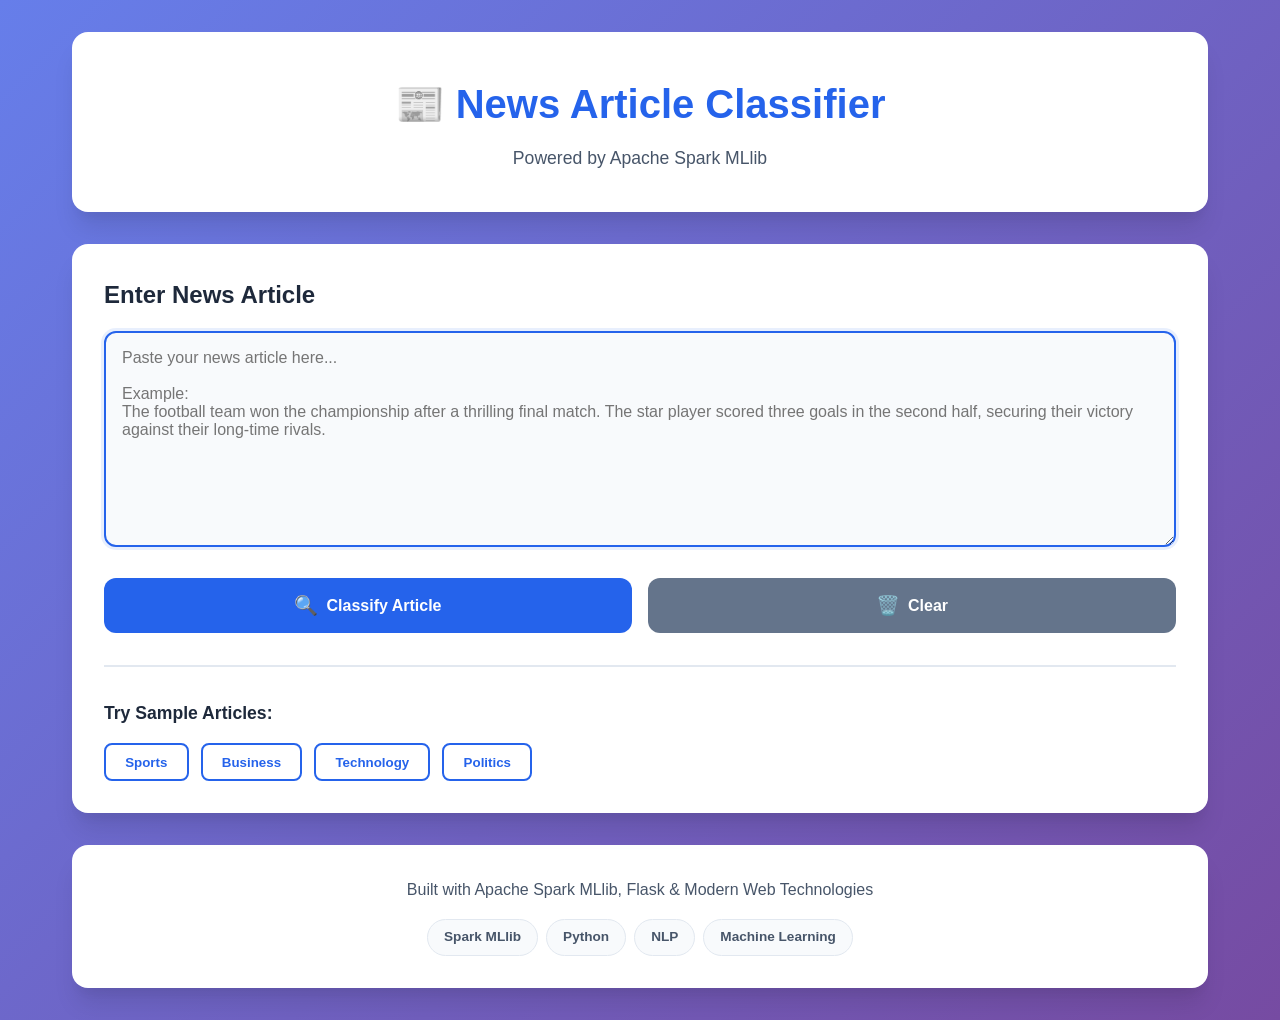
<file: index.html>
<!DOCTYPE html>
<html lang="en">
<head>
    <meta charset="UTF-8">
    <meta name="viewport" content="width=device-width, initial-scale=1.0">
    <title>News Article Classification</title>
    <link rel="stylesheet" href="styles.css">
</head>
<body>
    <div class="container">
        <!-- Header -->
        <header class="header">
            <div class="header-content">
                <h1>📰 News Article Classifier</h1>
                <p class="subtitle">Powered by Apache Spark MLlib</p>
            </div>
        </header>

        <!-- Main Content -->
        <main class="main-content">
            <!-- Input Section -->
            <section class="input-section">
                <h2>Enter News Article</h2>
                <textarea 
                    id="articleText" 
                    placeholder="Paste your news article here...&#10;&#10;Example:&#10;The football team won the championship after a thrilling final match. The star player scored three goals in the second half, securing their victory against their long-time rivals."
                    rows="10"
                ></textarea>
                
                <div class="button-group">
                    <button id="classifyBtn" class="btn btn-primary">
                        <span class="btn-icon">🔍</span>
                        Classify Article
                    </button>
                    <button id="clearBtn" class="btn btn-secondary">
                        <span class="btn-icon">🗑️</span>
                        Clear
                    </button>
                </div>

                <!-- Sample Articles -->
                <div class="samples">
                    <h3>Try Sample Articles:</h3>
                    <div class="sample-buttons">
                        <button class="sample-btn" data-category="Sports">Sports</button>
                        <button class="sample-btn" data-category="Business">Business</button>
                        <button class="sample-btn" data-category="Technology">Technology</button>
                        <button class="sample-btn" data-category="Politics">Politics</button>
                    </div>
                </div>
            </section>

            <!-- Results Section -->
            <section class="results-section" id="resultsSection" style="display: none;">
                <h2>Classification Results</h2>
                
                <!-- Predicted Category -->
                <div class="prediction-card">
                    <div class="prediction-label">Predicted Category</div>
                    <div class="prediction-value" id="predictedCategory">-</div>
                    <div class="confidence-badge" id="confidenceBadge">
                        Confidence: <span id="confidenceValue">0%</span>
                    </div>
                </div>

                <!-- Probability Chart -->
                <div class="chart-container">
                    <h3>Category Probabilities</h3>
                    <div id="probabilityChart" class="probability-chart"></div>
                </div>

                <!-- Article Preview -->
                <div class="article-preview">
                    <h3>Article Preview</h3>
                    <p id="articlePreview"></p>
                </div>
            </section>

            <!-- Loading Spinner -->
            <div class="loading-overlay" id="loadingOverlay" style="display: none;">
                <div class="spinner"></div>
                <p>Classifying article...</p>
            </div>

            <!-- Error Message -->
            <div class="error-message" id="errorMessage" style="display: none;">
                <span class="error-icon">⚠️</span>
                <span id="errorText"></span>
            </div>
        </main>

        <!-- Footer -->
        <footer class="footer">
            <div class="footer-content">
                <p>Built with Apache Spark MLlib, Flask & Modern Web Technologies</p>
                <div class="tech-badges">
                    <span class="badge">Spark MLlib</span>
                    <span class="badge">Python</span>
                    <span class="badge">NLP</span>
                    <span class="badge">Machine Learning</span>
                </div>
            </div>
        </footer>
    </div>

    <script src="script.js"></script>
</body>
</html>
</file>
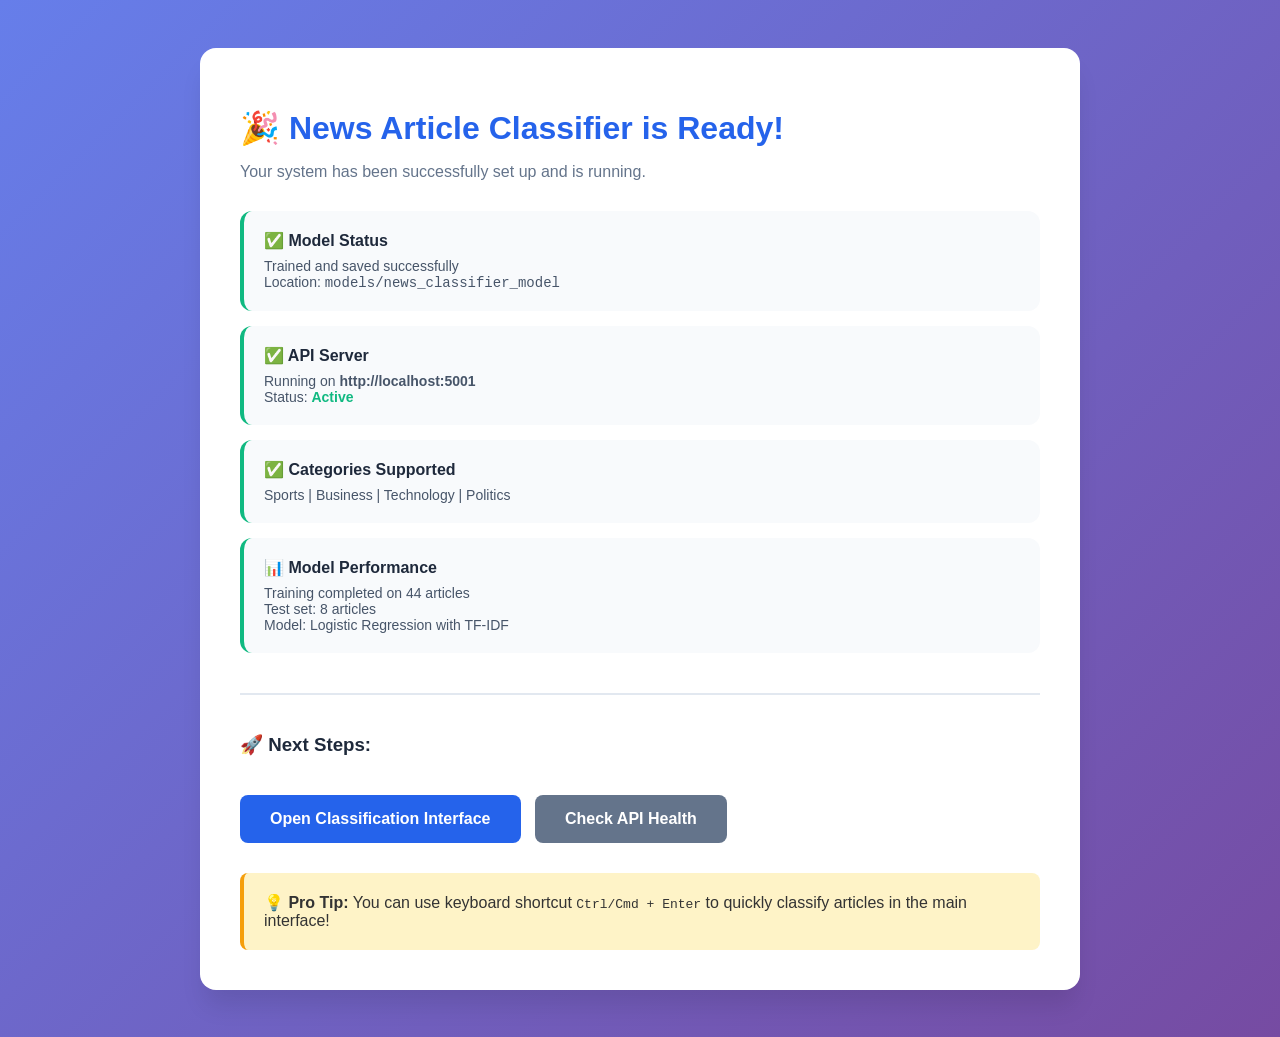
<file: status.html>
<!DOCTYPE html>
<html lang="en">
<head>
    <meta charset="UTF-8">
    <meta name="viewport" content="width=device-width, initial-scale=1.0">
    <title>System Status - News Classifier</title>
    <style>
        body {
            font-family: -apple-system, BlinkMacSystemFont, 'Segoe UI', sans-serif;
            background: linear-gradient(135deg, #667eea 0%, #764ba2 100%);
            padding: 40px;
            color: #333;
        }
        .status-container {
            max-width: 800px;
            margin: 0 auto;
            background: white;
            border-radius: 16px;
            padding: 40px;
            box-shadow: 0 20px 25px -5px rgba(0, 0, 0, 0.1);
        }
        h1 {
            color: #2563eb;
            margin-bottom: 10px;
        }
        .status-item {
            background: #f8fafc;
            padding: 20px;
            border-radius: 12px;
            margin: 15px 0;
            border-left: 4px solid #10b981;
        }
        .status-item.error {
            border-left-color: #ef4444;
        }
        .status-label {
            font-weight: 600;
            color: #1e293b;
            margin-bottom: 8px;
        }
        .status-value {
            color: #475569;
            font-size: 14px;
        }
        .success {
            color: #10b981;
            font-weight: 600;
        }
        .btn {
            display: inline-block;
            padding: 15px 30px;
            background: #2563eb;
            color: white;
            text-decoration: none;
            border-radius: 8px;
            margin: 20px 10px 0 0;
            font-weight: 600;
            transition: all 0.3s;
        }
        .btn:hover {
            background: #1d4ed8;
            transform: translateY(-2px);
        }
    </style>
</head>
<body>
    <div class="status-container">
        <h1>🎉 News Article Classifier is Ready!</h1>
        <p style="color: #64748b; margin-bottom: 30px;">Your system has been successfully set up and is running.</p>
        
        <div class="status-item">
            <div class="status-label">✅ Model Status</div>
            <div class="status-value">Trained and saved successfully<br>Location: <code>models/news_classifier_model</code></div>
        </div>
        
        <div class="status-item">
            <div class="status-label">✅ API Server</div>
            <div class="status-value">Running on <strong>http://localhost:5001</strong><br>Status: <span class="success">Active</span></div>
        </div>
        
        <div class="status-item">
            <div class="status-label">✅ Categories Supported</div>
            <div class="status-value">Sports | Business | Technology | Politics</div>
        </div>
        
        <div class="status-item">
            <div class="status-label">📊 Model Performance</div>
            <div class="status-value">
                Training completed on 44 articles<br>
                Test set: 8 articles<br>
                Model: Logistic Regression with TF-IDF
            </div>
        </div>
        
        <div style="margin-top: 40px; padding-top: 20px; border-top: 2px solid #e2e8f0;">
            <h3 style="color: #1e293b;">🚀 Next Steps:</h3>
            <a href="index.html" class="btn">Open Classification Interface</a>
            <a href="http://localhost:5001/health" class="btn" target="_blank" style="background: #64748b;">Check API Health</a>
        </div>
        
        <div style="margin-top: 30px; padding: 20px; background: #fef3c7; border-radius: 8px; border-left: 4px solid #f59e0b;">
            <strong>💡 Pro Tip:</strong> You can use keyboard shortcut <code>Ctrl/Cmd + Enter</code> to quickly classify articles in the main interface!
        </div>
    </div>
</body>
</html>
</file>
<file: styles.css>
/* General Reset and Base Styles */
* {
    margin: 0;
    padding: 0;
    box-sizing: border-box;
}

:root {
    --primary-color: #2563eb;
    --primary-hover: #1d4ed8;
    --secondary-color: #64748b;
    --success-color: #10b981;
    --error-color: #ef4444;
    --bg-color: #f8fafc;
    --card-bg: #ffffff;
    --text-primary: #1e293b;
    --text-secondary: #475569;
    --border-color: #e2e8f0;
    --shadow: 0 4px 6px -1px rgba(0, 0, 0, 0.1), 0 2px 4px -1px rgba(0, 0, 0, 0.06);
    --shadow-lg: 0 20px 25px -5px rgba(0, 0, 0, 0.1), 0 10px 10px -5px rgba(0, 0, 0, 0.04);
}

body {
    font-family: -apple-system, BlinkMacSystemFont, 'Segoe UI', 'Roboto', 'Oxygen', 'Ubuntu', 'Cantarell', sans-serif;
    background: linear-gradient(135deg, #667eea 0%, #764ba2 100%);
    color: var(--text-primary);
    line-height: 1.6;
    min-height: 100vh;
}

.container {
    max-width: 1200px;
    margin: 0 auto;
    padding: 2rem;
}

/* Header Styles */
.header {
    background: var(--card-bg);
    border-radius: 16px;
    padding: 2.5rem 2rem;
    margin-bottom: 2rem;
    box-shadow: var(--shadow-lg);
    text-align: center;
}

.header-content h1 {
    font-size: 2.5rem;
    color: var(--primary-color);
    margin-bottom: 0.5rem;
    font-weight: 700;
}

.subtitle {
    color: var(--text-secondary);
    font-size: 1.1rem;
}

/* Main Content */
.main-content {
    display: grid;
    grid-template-columns: 1fr;
    gap: 2rem;
    position: relative;
}

/* Input Section */
.input-section {
    background: var(--card-bg);
    border-radius: 16px;
    padding: 2rem;
    box-shadow: var(--shadow-lg);
}

.input-section h2 {
    color: var(--text-primary);
    margin-bottom: 1rem;
    font-size: 1.5rem;
}

#articleText {
    width: 100%;
    padding: 1rem;
    border: 2px solid var(--border-color);
    border-radius: 12px;
    font-size: 1rem;
    font-family: inherit;
    resize: vertical;
    transition: border-color 0.3s;
    background: var(--bg-color);
}

#articleText:focus {
    outline: none;
    border-color: var(--primary-color);
    box-shadow: 0 0 0 3px rgba(37, 99, 235, 0.1);
}

/* Buttons */
.button-group {
    display: flex;
    gap: 1rem;
    margin-top: 1.5rem;
}

.btn {
    flex: 1;
    padding: 1rem 2rem;
    border: none;
    border-radius: 12px;
    font-size: 1rem;
    font-weight: 600;
    cursor: pointer;
    transition: all 0.3s;
    display: flex;
    align-items: center;
    justify-content: center;
    gap: 0.5rem;
}

.btn-primary {
    background: var(--primary-color);
    color: white;
}

.btn-primary:hover {
    background: var(--primary-hover);
    transform: translateY(-2px);
    box-shadow: var(--shadow);
}

.btn-secondary {
    background: var(--secondary-color);
    color: white;
}

.btn-secondary:hover {
    background: #475569;
    transform: translateY(-2px);
    box-shadow: var(--shadow);
}

.btn:disabled {
    opacity: 0.5;
    cursor: not-allowed;
    transform: none;
}

.btn-icon {
    font-size: 1.2rem;
}

/* Sample Articles */
.samples {
    margin-top: 2rem;
    padding-top: 2rem;
    border-top: 2px solid var(--border-color);
}

.samples h3 {
    color: var(--text-primary);
    margin-bottom: 1rem;
    font-size: 1.1rem;
}

.sample-buttons {
    display: flex;
    flex-wrap: wrap;
    gap: 0.75rem;
}

.sample-btn {
    padding: 0.6rem 1.2rem;
    border: 2px solid var(--primary-color);
    background: white;
    color: var(--primary-color);
    border-radius: 8px;
    cursor: pointer;
    font-weight: 600;
    transition: all 0.3s;
}

.sample-btn:hover {
    background: var(--primary-color);
    color: white;
    transform: translateY(-2px);
}

/* Results Section */
.results-section {
    background: var(--card-bg);
    border-radius: 16px;
    padding: 2rem;
    box-shadow: var(--shadow-lg);
    animation: slideIn 0.5s ease;
}

@keyframes slideIn {
    from {
        opacity: 0;
        transform: translateY(20px);
    }
    to {
        opacity: 1;
        transform: translateY(0);
    }
}

.results-section h2 {
    color: var(--text-primary);
    margin-bottom: 1.5rem;
    font-size: 1.5rem;
}

/* Prediction Card */
.prediction-card {
    background: linear-gradient(135deg, #667eea 0%, #764ba2 100%);
    border-radius: 12px;
    padding: 2rem;
    text-align: center;
    margin-bottom: 2rem;
    color: white;
}

.prediction-label {
    font-size: 0.9rem;
    opacity: 0.9;
    margin-bottom: 0.5rem;
    text-transform: uppercase;
    letter-spacing: 1px;
}

.prediction-value {
    font-size: 2.5rem;
    font-weight: 700;
    margin-bottom: 1rem;
}

.confidence-badge {
    display: inline-block;
    background: rgba(255, 255, 255, 0.2);
    padding: 0.5rem 1.5rem;
    border-radius: 50px;
    font-size: 1rem;
    font-weight: 600;
}

/* Probability Chart */
.chart-container {
    margin-bottom: 2rem;
}

.chart-container h3 {
    color: var(--text-primary);
    margin-bottom: 1rem;
    font-size: 1.2rem;
}

.probability-chart {
    display: flex;
    flex-direction: column;
    gap: 1rem;
}

.probability-bar {
    display: flex;
    align-items: center;
    gap: 1rem;
}

.bar-label {
    min-width: 120px;
    font-weight: 600;
    color: var(--text-primary);
}

.bar-container {
    flex: 1;
    height: 36px;
    background: var(--bg-color);
    border-radius: 8px;
    overflow: hidden;
    position: relative;
}

.bar-fill {
    height: 100%;
    background: linear-gradient(90deg, var(--primary-color), #60a5fa);
    border-radius: 8px;
    transition: width 0.5s ease;
    display: flex;
    align-items: center;
    justify-content: flex-end;
    padding-right: 0.75rem;
    color: white;
    font-weight: 600;
    font-size: 0.9rem;
}

.bar-value {
    min-width: 60px;
    text-align: right;
    font-weight: 600;
    color: var(--text-secondary);
}

/* Article Preview */
.article-preview {
    background: var(--bg-color);
    border-radius: 12px;
    padding: 1.5rem;
    border-left: 4px solid var(--primary-color);
}

.article-preview h3 {
    color: var(--text-primary);
    margin-bottom: 1rem;
    font-size: 1.1rem;
}

.article-preview p {
    color: var(--text-secondary);
    line-height: 1.8;
}

/* Loading Overlay */
.loading-overlay {
    position: fixed;
    top: 0;
    left: 0;
    right: 0;
    bottom: 0;
    background: rgba(0, 0, 0, 0.7);
    display: flex;
    flex-direction: column;
    align-items: center;
    justify-content: center;
    z-index: 1000;
}

.spinner {
    width: 60px;
    height: 60px;
    border: 4px solid rgba(255, 255, 255, 0.3);
    border-top: 4px solid white;
    border-radius: 50%;
    animation: spin 1s linear infinite;
}

@keyframes spin {
    0% { transform: rotate(0deg); }
    100% { transform: rotate(360deg); }
}

.loading-overlay p {
    color: white;
    font-size: 1.2rem;
    margin-top: 1rem;
}

/* Error Message */
.error-message {
    background: #fee2e2;
    border: 2px solid var(--error-color);
    color: #991b1b;
    padding: 1rem 1.5rem;
    border-radius: 12px;
    margin-top: 1rem;
    display: flex;
    align-items: center;
    gap: 0.75rem;
    animation: shake 0.5s;
}

@keyframes shake {
    0%, 100% { transform: translateX(0); }
    25% { transform: translateX(-10px); }
    75% { transform: translateX(10px); }
}

.error-icon {
    font-size: 1.5rem;
}

/* Footer */
.footer {
    background: var(--card-bg);
    border-radius: 16px;
    padding: 2rem;
    margin-top: 2rem;
    box-shadow: var(--shadow-lg);
    text-align: center;
}

.footer-content p {
    color: var(--text-secondary);
    margin-bottom: 1rem;
}

.tech-badges {
    display: flex;
    justify-content: center;
    flex-wrap: wrap;
    gap: 0.5rem;
}

.badge {
    display: inline-block;
    padding: 0.4rem 1rem;
    background: var(--bg-color);
    color: var(--text-secondary);
    border-radius: 50px;
    font-size: 0.85rem;
    font-weight: 600;
    border: 1px solid var(--border-color);
}

/* Responsive Design */
@media (max-width: 768px) {
    .container {
        padding: 1rem;
    }

    .header-content h1 {
        font-size: 1.8rem;
    }

    .button-group {
        flex-direction: column;
    }

    .prediction-value {
        font-size: 2rem;
    }

    .bar-label {
        min-width: 90px;
        font-size: 0.9rem;
    }
}

@media (max-width: 480px) {
    .header-content h1 {
        font-size: 1.5rem;
    }

    .subtitle {
        font-size: 0.95rem;
    }

    .sample-buttons {
        flex-direction: column;
    }

    .sample-btn {
        width: 100%;
    }
}
</file>
